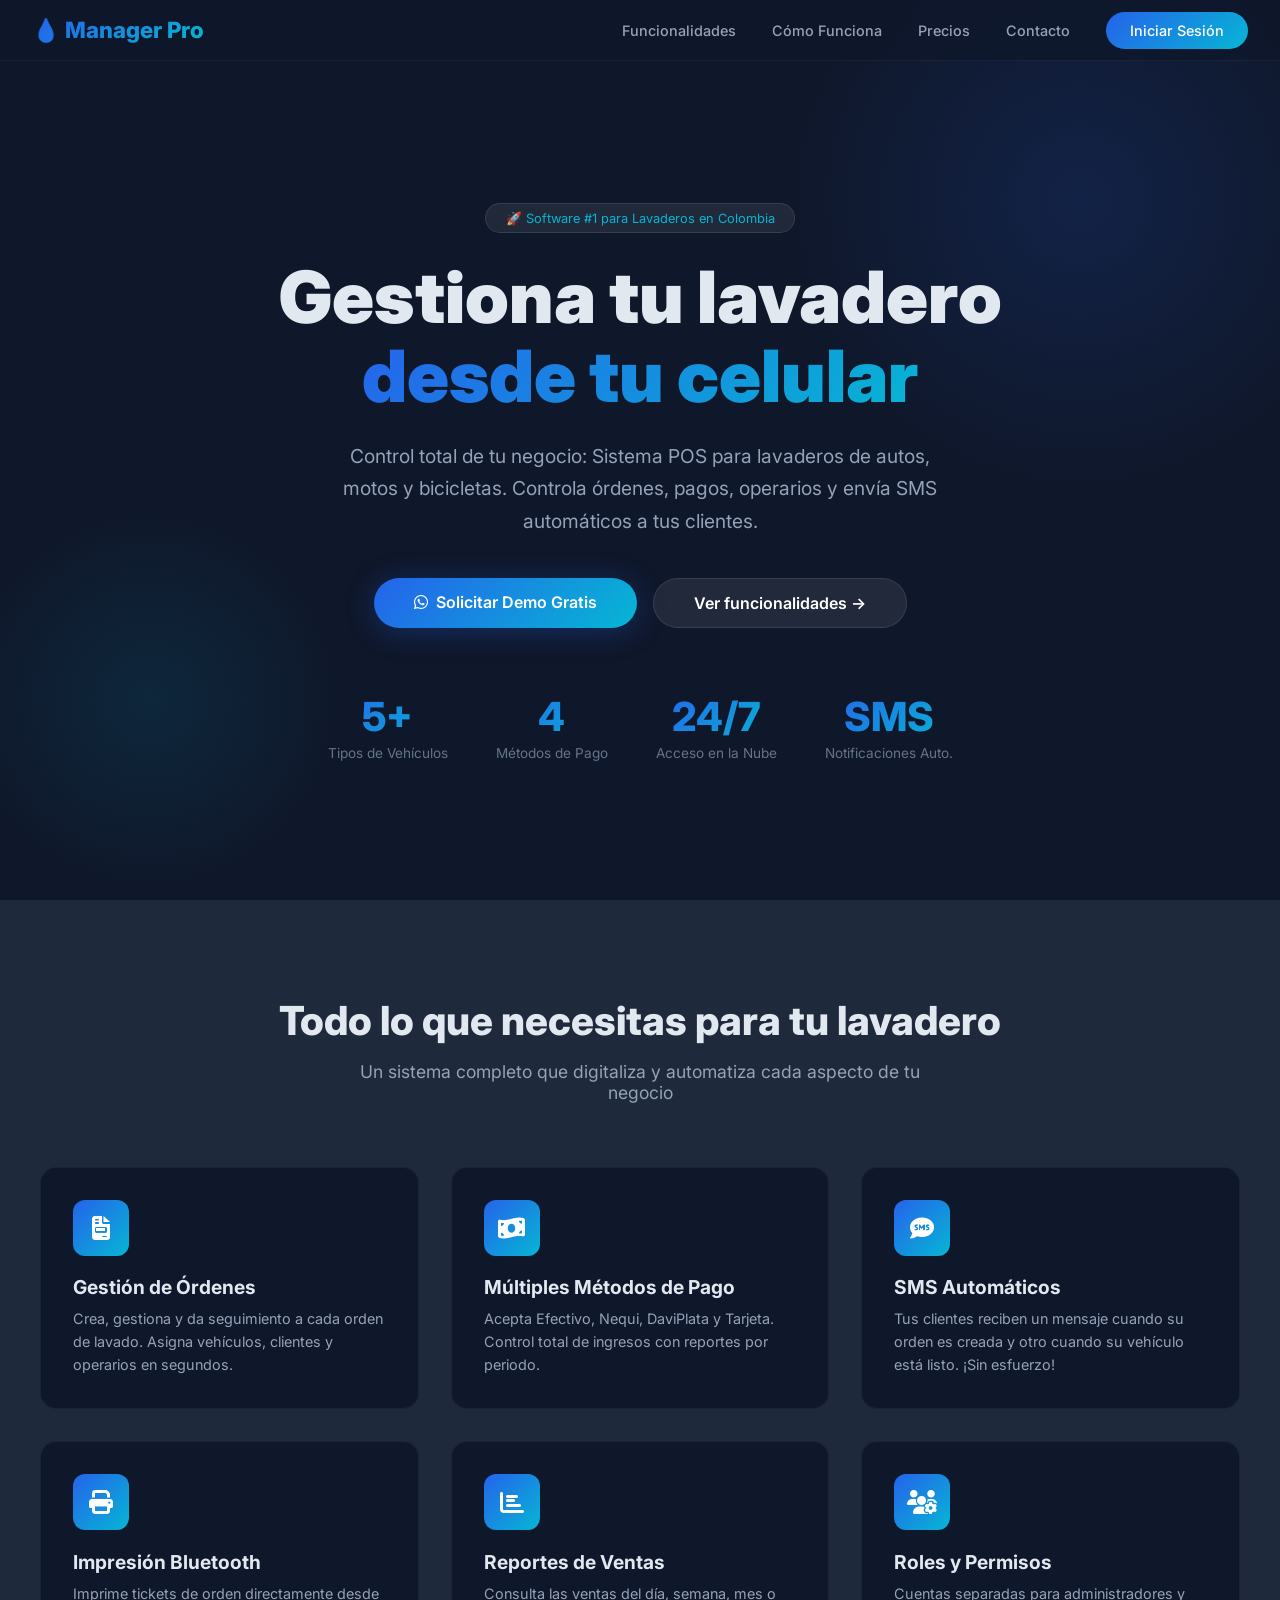
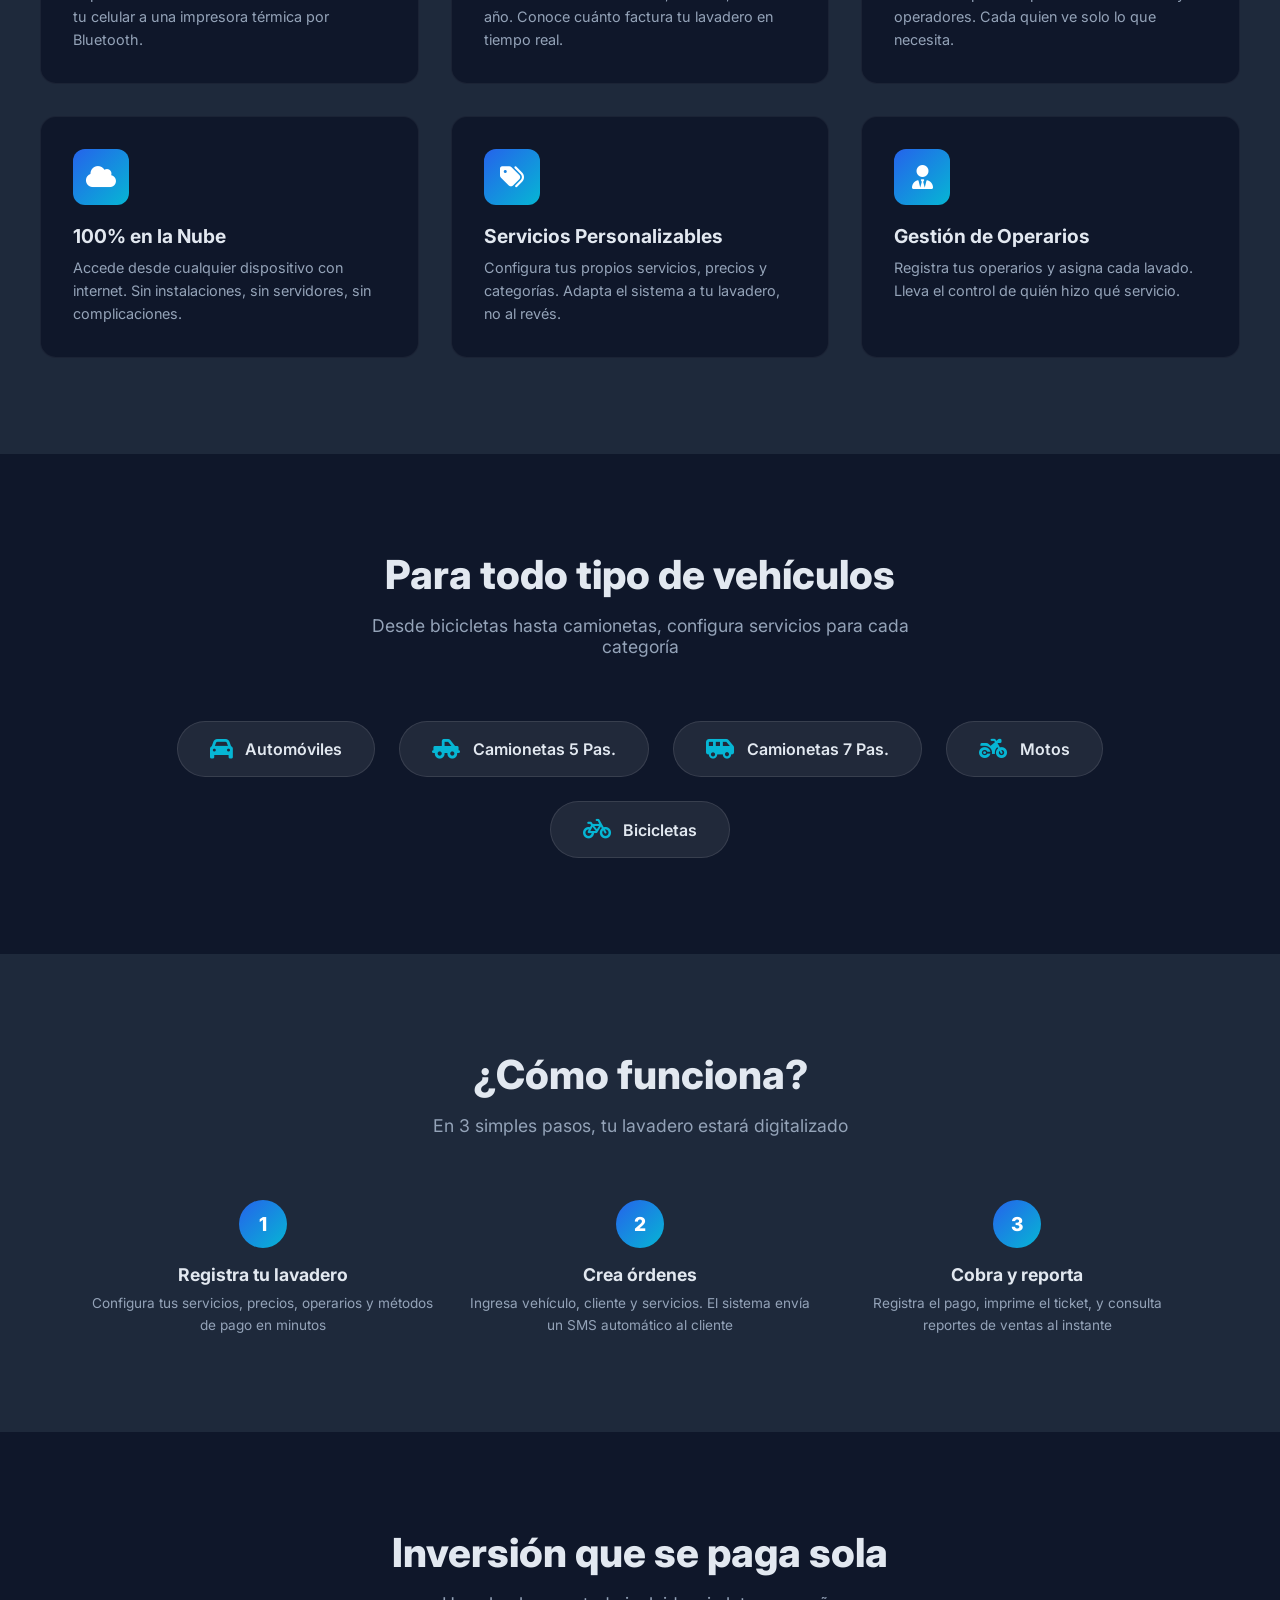
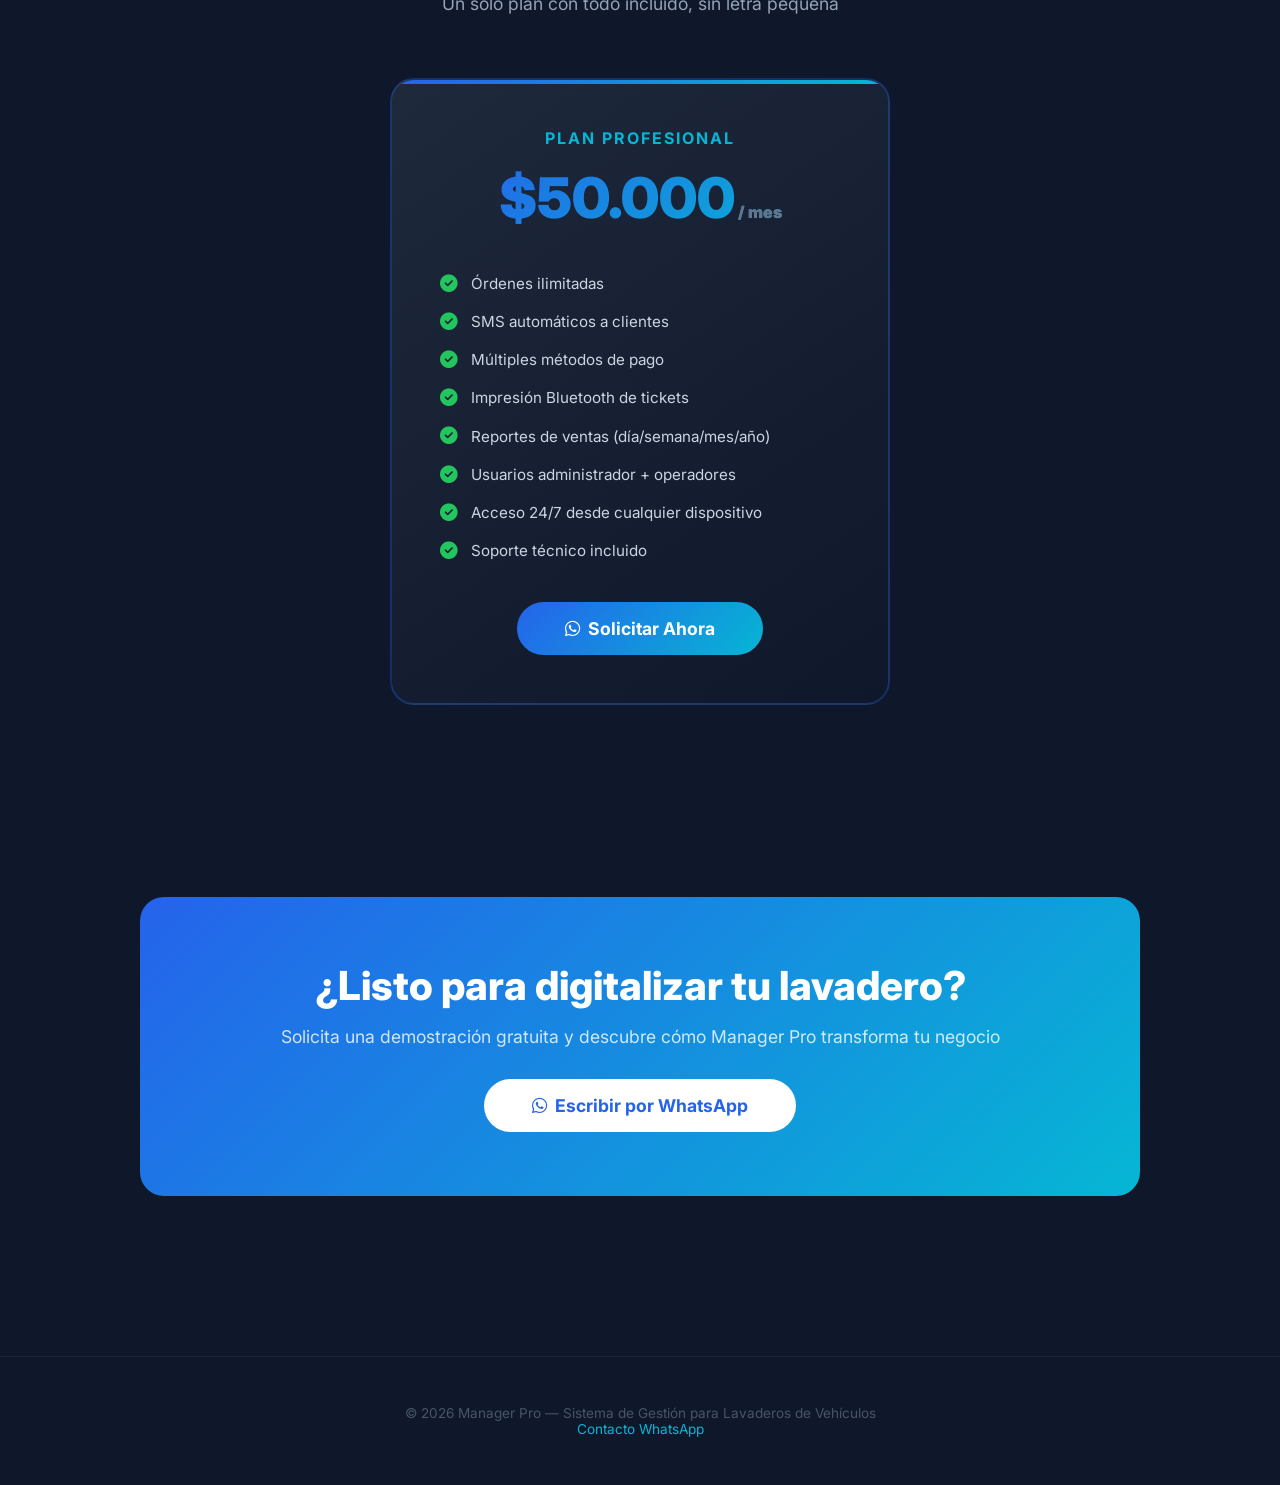
<file: Lavadero_pos/Cliente/templates/Cliente/index.html>
<!DOCTYPE html>
<html lang="es">

<head>
  <meta charset="UTF-8">
  <meta name="viewport" content="width=device-width, initial-scale=1.0">
  <title>Manager Pro - Sistema de Gestión para Lavaderos de Autos</title>
  <meta name="description"
    content="Software profesional para la gestión integral de tu lavadero de autos. Órdenes, pagos, SMS y más.">
  <link rel="preconnect" href="https://fonts.googleapis.com">
  <link rel="preconnect" href="https://fonts.gstatic.com" crossorigin>
  <link href="https://fonts.googleapis.com/css2?family=Inter:wght@300;400;500;600;700;800;900&display=swap"
    rel="stylesheet">
  <link rel="stylesheet" href="https://cdnjs.cloudflare.com/ajax/libs/font-awesome/6.5.1/css/all.min.css">
  <style>
    *,
    *::before,
    *::after {
      margin: 0;
      padding: 0;
      box-sizing: border-box;
    }

    :root {
      --primary: #2563eb;
      --primary-dark: #1d4ed8;
      --accent: #06b6d4;
      --dark: #0f172a;
      --dark2: #1e293b;
      --gray: #64748b;
      --light: #f8fafc;
      --gradient: linear-gradient(135deg, #2563eb 0%, #06b6d4 100%);
      --glass: rgba(255, 255, 255, 0.08);
    }

    html {
      scroll-behavior: smooth;
    }

    body {
      font-family: 'Inter', sans-serif;
      background: var(--dark);
      color: #e2e8f0;
      overflow-x: hidden;
    }

    /* NAVBAR */
    nav {
      position: fixed;
      top: 0;
      width: 100%;
      z-index: 100;
      padding: 1rem 2rem;
      display: flex;
      justify-content: space-between;
      align-items: center;
      backdrop-filter: blur(20px);
      background: rgba(15, 23, 42, .7);
      border-bottom: 1px solid rgba(255, 255, 255, .05);
    }

    .logo {
      font-size: 1.4rem;
      font-weight: 800;
      background: var(--gradient);
      -webkit-background-clip: text;
      -webkit-text-fill-color: transparent;
    }

    .nav-links a {
      color: #94a3b8;
      text-decoration: none;
      margin-left: 2rem;
      font-size: .9rem;
      font-weight: 500;
      transition: .3s;
    }

    .nav-links a:hover {
      color: white;
    }

    .btn-cta {
      background: var(--gradient);
      color: white !important;
      padding: .6rem 1.5rem;
      border-radius: 50px;
      -webkit-text-fill-color: white !important;
    }

    /* HERO */
    .hero {
      min-height: 100vh;
      display: flex;
      align-items: center;
      justify-content: center;
      text-align: center;
      padding: 8rem 2rem 4rem;
      position: relative;
      overflow: hidden;
    }

    .hero::before {
      content: '';
      position: absolute;
      width: 600px;
      height: 600px;
      background: radial-gradient(circle, rgba(37, 99, 235, .15) 0%, transparent 70%);
      top: -100px;
      right: -100px;
    }

    .hero::after {
      content: '';
      position: absolute;
      width: 400px;
      height: 400px;
      background: radial-gradient(circle, rgba(6, 182, 212, .1) 0%, transparent 70%);
      bottom: 0;
      left: -50px;
    }

    .hero-content {
      position: relative;
      z-index: 2;
      max-width: 800px;
    }

    .hero-badge {
      display: inline-block;
      background: var(--glass);
      border: 1px solid rgba(255, 255, 255, .1);
      padding: .4rem 1.2rem;
      border-radius: 50px;
      font-size: .8rem;
      color: var(--accent);
      margin-bottom: 1.5rem;
      backdrop-filter: blur(10px);
    }

    .hero h1 {
      font-size: clamp(2.5rem, 6vw, 4.5rem);
      font-weight: 900;
      line-height: 1.1;
      margin-bottom: 1.5rem;
    }

    .hero h1 .highlight {
      background: var(--gradient);
      -webkit-background-clip: text;
      -webkit-text-fill-color: transparent;
    }

    .hero p {
      font-size: 1.2rem;
      color: #94a3b8;
      max-width: 600px;
      margin: 0 auto 2.5rem;
      line-height: 1.7;
    }

    .hero-buttons {
      display: flex;
      gap: 1rem;
      justify-content: center;
      flex-wrap: wrap;
    }

    .btn-primary-hero {
      background: var(--gradient);
      color: white;
      padding: .9rem 2.5rem;
      border-radius: 50px;
      font-weight: 600;
      text-decoration: none;
      font-size: 1rem;
      transition: .3s;
      box-shadow: 0 4px 30px rgba(37, 99, 235, .3);
    }

    .btn-primary-hero:hover {
      transform: translateY(-2px);
      box-shadow: 0 8px 40px rgba(37, 99, 235, .4);
    }

    .btn-secondary-hero {
      background: var(--glass);
      color: white;
      padding: .9rem 2.5rem;
      border-radius: 50px;
      font-weight: 600;
      text-decoration: none;
      font-size: 1rem;
      border: 1px solid rgba(255, 255, 255, .1);
      transition: .3s;
    }

    /* STATS */
    .stats {
      display: flex;
      gap: 3rem;
      justify-content: center;
      margin-top: 4rem;
      flex-wrap: wrap;
    }

    .stat {
      text-align: center;
    }

    .stat-num {
      font-size: 2.5rem;
      font-weight: 800;
      background: var(--gradient);
      -webkit-background-clip: text;
      -webkit-text-fill-color: transparent;
    }

    .stat-label {
      font-size: .85rem;
      color: #64748b;
      margin-top: .2rem;
    }

    /* SECTION STYLES */
    section {
      padding: 6rem 2rem;
    }

    .section-title {
      text-align: center;
      margin-bottom: 4rem;
    }

    .section-title h2 {
      font-size: 2.5rem;
      font-weight: 800;
      margin-bottom: 1rem;
    }

    .section-title p {
      color: #94a3b8;
      max-width: 600px;
      margin: 0 auto;
      font-size: 1.1rem;
    }

    /* FEATURES */
    .features-bg {
      background: var(--dark2);
    }

    .features-grid {
      display: grid;
      grid-template-columns: repeat(auto-fit, minmax(280px, 1fr));
      gap: 2rem;
      max-width: 1200px;
      margin: 0 auto;
    }

    .feature-card {
      background: var(--dark);
      border: 1px solid rgba(255, 255, 255, .05);
      border-radius: 16px;
      padding: 2rem;
      transition: .3s;
    }

    .feature-card:hover {
      transform: translateY(-4px);
      border-color: rgba(37, 99, 235, .3);
      box-shadow: 0 10px 40px rgba(0, 0, 0, .3);
    }

    .feature-icon {
      width: 56px;
      height: 56px;
      border-radius: 12px;
      background: var(--gradient);
      display: flex;
      align-items: center;
      justify-content: center;
      font-size: 1.5rem;
      color: white;
      margin-bottom: 1.2rem;
    }

    .feature-card h3 {
      font-size: 1.2rem;
      font-weight: 700;
      margin-bottom: .5rem;
    }

    .feature-card p {
      font-size: .9rem;
      color: #94a3b8;
      line-height: 1.6;
    }

    /* VEHICLES */
    .vehicles-row {
      display: flex;
      gap: 1.5rem;
      justify-content: center;
      flex-wrap: wrap;
      max-width: 1000px;
      margin: 0 auto;
    }

    .vehicle-chip {
      background: var(--glass);
      border: 1px solid rgba(255, 255, 255, .1);
      padding: 1rem 2rem;
      border-radius: 60px;
      display: flex;
      align-items: center;
      gap: .8rem;
      font-weight: 600;
      font-size: 1rem;
      transition: .3s;
      cursor: default;
    }

    .vehicle-chip:hover {
      background: rgba(37, 99, 235, .15);
      border-color: rgba(37, 99, 235, .3);
    }

    .vehicle-chip i {
      font-size: 1.4rem;
      color: var(--accent);
    }

    /* HOW IT WORKS */
    .steps {
      display: flex;
      gap: 2rem;
      max-width: 1100px;
      margin: 0 auto;
      flex-wrap: wrap;
      justify-content: center;
    }

    .step {
      flex: 1;
      min-width: 220px;
      text-align: center;
      position: relative;
    }

    .step-num {
      width: 48px;
      height: 48px;
      border-radius: 50%;
      background: var(--gradient);
      display: inline-flex;
      align-items: center;
      justify-content: center;
      font-size: 1.2rem;
      font-weight: 800;
      color: white;
      margin-bottom: 1rem;
    }

    .step h3 {
      font-size: 1.1rem;
      font-weight: 700;
      margin-bottom: .5rem;
    }

    .step p {
      font-size: .85rem;
      color: #94a3b8;
      line-height: 1.6;
    }

    /* PRICING */
    .pricing-card {
      max-width: 500px;
      margin: 0 auto;
      background: linear-gradient(145deg, var(--dark2), var(--dark));
      border: 2px solid rgba(37, 99, 235, .3);
      border-radius: 24px;
      padding: 3rem;
      text-align: center;
      position: relative;
      overflow: hidden;
    }

    .pricing-card::before {
      content: '';
      position: absolute;
      top: 0;
      left: 0;
      right: 0;
      height: 4px;
      background: var(--gradient);
    }

    .price {
      font-size: 3.5rem;
      font-weight: 900;
      background: var(--gradient);
      -webkit-background-clip: text;
      -webkit-text-fill-color: transparent;
      margin: 1rem 0;
    }

    .price-period {
      font-size: 1rem;
      color: #64748b;
      -webkit-text-fill-color: #64748b;
    }

    .pricing-features {
      list-style: none;
      text-align: left;
      margin: 2rem 0;
    }

    .pricing-features li {
      padding: .6rem 0;
      color: #cbd5e1;
      font-size: .95rem;
      display: flex;
      align-items: center;
      gap: .8rem;
    }

    .pricing-features li i {
      color: #22c55e;
      font-size: 1.1rem;
    }

    .btn-pricing {
      display: inline-block;
      background: var(--gradient);
      color: white;
      padding: 1rem 3rem;
      border-radius: 50px;
      font-weight: 700;
      text-decoration: none;
      font-size: 1.1rem;
      transition: .3s;
    }

    /* CTA */
    .cta-section {
      background: var(--gradient);
      text-align: center;
      border-radius: 24px;
      max-width: 1000px;
      margin: 0 auto 4rem;
      padding: 4rem 2rem;
    }

    .cta-section h2 {
      font-size: 2.5rem;
      font-weight: 800;
      color: white;
      margin-bottom: 1rem;
    }

    .cta-section p {
      color: rgba(255, 255, 255, .8);
      font-size: 1.1rem;
      margin-bottom: 2rem;
    }

    .btn-cta-white {
      background: white;
      color: var(--primary);
      padding: 1rem 3rem;
      border-radius: 50px;
      font-weight: 700;
      text-decoration: none;
      font-size: 1.1rem;
      transition: .3s;
      display: inline-block;
    }

    /* FOOTER */
    footer {
      padding: 3rem 2rem;
      text-align: center;
      color: #475569;
      font-size: .85rem;
      border-top: 1px solid rgba(255, 255, 255, .05);
    }

    footer a {
      color: var(--accent);
      text-decoration: none;
    }

    /* ANIMATIONS */
    .fade-in {
      opacity: 0;
      transform: translateY(30px);
      transition: opacity .8s ease, transform .8s ease;
    }

    .fade-in.visible {
      opacity: 1;
      transform: translateY(0);
    }

    @media(max-width:768px) {
      .hide-mobile {
        display: none;
      }

      .stats {
        gap: 1.5rem;
      }

      .stat-num {
        font-size: 1.8rem;
      }
    }
  </style>
</head>

<body>

  <!-- NAVBAR -->
  <nav>
    <div class="logo">💧 Manager Pro</div>
    <div class="nav-links">
      <a href="#features" class="hide-mobile">Funcionalidades</a>
      <a href="#como-funciona" class="hide-mobile">Cómo Funciona</a>
      <a href="#precios" class="hide-mobile">Precios</a>
      <a href="#contacto" class="hide-mobile">Contacto</a>
      <a href="{% url 'login' %}" class="btn-cta">Iniciar Sesión</a>
    </div>
  </nav>

  <!-- HERO -->
  <section class="hero">
    <div class="hero-content fade-in">
      <span class="hero-badge">🚀 Software #1 para Lavaderos en Colombia</span>
      <h1>Gestiona tu lavadero <span class="highlight">desde tu celular</span></h1>
      <p>Control total de tu negocio: Sistema POS para lavaderos de autos, motos y bicicletas. Controla
        órdenes, pagos, operarios y envía
        SMS automáticos a tus clientes.</p>
      <div class="hero-buttons">
        <a href="https://wa.me/573197918173?text=Hola%2C%20quiero%20información%20sobre%20LAVADERO%20POS"
          class="btn-primary-hero"><i class="fab fa-whatsapp"></i> &nbsp;Solicitar Demo Gratis</a>
        <a href="#features" class="btn-secondary-hero">Ver funcionalidades →</a>
      </div>
      <div class="stats">
        <div class="stat">
          <div class="stat-num">5+</div>
          <div class="stat-label">Tipos de Vehículos</div>
        </div>
        <div class="stat">
          <div class="stat-num">4</div>
          <div class="stat-label">Métodos de Pago</div>
        </div>
        <div class="stat">
          <div class="stat-num">24/7</div>
          <div class="stat-label">Acceso en la Nube</div>
        </div>
        <div class="stat">
          <div class="stat-num">SMS</div>
          <div class="stat-label">Notificaciones Auto.</div>
        </div>
      </div>
    </div>
  </section>

  <!-- FEATURES -->
  <section id="features" class="features-bg">
    <div class="section-title fade-in">
      <h2>Todo lo que necesitas para tu lavadero</h2>
      <p>Un sistema completo que digitaliza y automatiza cada aspecto de tu negocio</p>
    </div>
    <div class="features-grid">
      <div class="feature-card fade-in">
        <div class="feature-icon"><i class="fas fa-file-invoice"></i></div>
        <h3>Gestión de Órdenes</h3>
        <p>Crea, gestiona y da seguimiento a cada orden de lavado. Asigna vehículos, clientes y operarios en segundos.
        </p>
      </div>
      <div class="feature-card fade-in">
        <div class="feature-icon"><i class="fas fa-money-bill-wave"></i></div>
        <h3>Múltiples Métodos de Pago</h3>
        <p>Acepta Efectivo, Nequi, DaviPlata y Tarjeta. Control total de ingresos con reportes por periodo.</p>
      </div>
      <div class="feature-card fade-in">
        <div class="feature-icon"><i class="fas fa-sms"></i></div>
        <h3>SMS Automáticos</h3>
        <p>Tus clientes reciben un mensaje cuando su orden es creada y otro cuando su vehículo está listo. ¡Sin
          esfuerzo!</p>
      </div>
      <div class="feature-card fade-in">
        <div class="feature-icon"><i class="fas fa-print"></i></div>
        <h3>Impresión Bluetooth</h3>
        <p>Imprime tickets de orden directamente desde tu celular a una impresora térmica por Bluetooth.</p>
      </div>
      <div class="feature-card fade-in">
        <div class="feature-icon"><i class="fas fa-chart-bar"></i></div>
        <h3>Reportes de Ventas</h3>
        <p>Consulta las ventas del día, semana, mes o año. Conoce cuánto factura tu lavadero en tiempo real.</p>
      </div>
      <div class="feature-card fade-in">
        <div class="feature-icon"><i class="fas fa-users-cog"></i></div>
        <h3>Roles y Permisos</h3>
        <p>Cuentas separadas para administradores y operadores. Cada quien ve solo lo que necesita.</p>
      </div>
      <div class="feature-card fade-in">
        <div class="feature-icon"><i class="fas fa-cloud"></i></div>
        <h3>100% en la Nube</h3>
        <p>Accede desde cualquier dispositivo con internet. Sin instalaciones, sin servidores, sin complicaciones.</p>
      </div>
      <div class="feature-card fade-in">
        <div class="feature-icon"><i class="fas fa-tags"></i></div>
        <h3>Servicios Personalizables</h3>
        <p>Configura tus propios servicios, precios y categorías. Adapta el sistema a tu lavadero, no al revés.</p>
      </div>
      <div class="feature-card fade-in">
        <div class="feature-icon"><i class="fas fa-user-tie"></i></div>
        <h3>Gestión de Operarios</h3>
        <p>Registra tus operarios y asigna cada lavado. Lleva el control de quién hizo qué servicio.</p>
      </div>
    </div>
  </section>

  <!-- VEHICLES -->
  <section>
    <div class="section-title fade-in">
      <h2>Para todo tipo de vehículos</h2>
      <p>Desde bicicletas hasta camionetas, configura servicios para cada categoría</p>
    </div>
    <div class="vehicles-row fade-in">
      <div class="vehicle-chip"><i class="fas fa-car"></i> Automóviles</div>
      <div class="vehicle-chip"><i class="fas fa-truck-pickup"></i> Camionetas 5 Pas.</div>
      <div class="vehicle-chip"><i class="fas fa-shuttle-van"></i> Camionetas 7 Pas.</div>
      <div class="vehicle-chip"><i class="fas fa-motorcycle"></i> Motos</div>
      <div class="vehicle-chip"><i class="fas fa-bicycle"></i> Bicicletas</div>
    </div>
  </section>

  <!-- HOW IT WORKS -->
  <section id="como-funciona" class="features-bg">
    <div class="section-title fade-in">
      <h2>¿Cómo funciona?</h2>
      <p>En 3 simples pasos, tu lavadero estará digitalizado</p>
    </div>
    <div class="steps fade-in">
      <div class="step">
        <div class="step-num">1</div>
        <h3>Registra tu lavadero</h3>
        <p>Configura tus servicios, precios, operarios y métodos de pago en minutos</p>
      </div>
      <div class="step">
        <div class="step-num">2</div>
        <h3>Crea órdenes</h3>
        <p>Ingresa vehículo, cliente y servicios. El sistema envía un SMS automático al cliente</p>
      </div>
      <div class="step">
        <div class="step-num">3</div>
        <h3>Cobra y reporta</h3>
        <p>Registra el pago, imprime el ticket, y consulta reportes de ventas al instante</p>
      </div>
    </div>
  </section>

  <!-- PRICING -->
  <section id="precios">
    <div class="section-title fade-in">
      <h2>Inversión que se paga sola</h2>
      <p>Un solo plan con todo incluido, sin letra pequeña</p>
    </div>
    <div class="pricing-card fade-in">
      <h3 style="color:var(--accent);font-size:1rem;text-transform:uppercase;letter-spacing:2px;">Plan Profesional</h3>
      <div class="price">$50.000<span class="price-period"> / mes</span></div>
      <ul class="pricing-features">
        <li><i class="fas fa-check-circle"></i> Órdenes ilimitadas</li>
        <li><i class="fas fa-check-circle"></i> SMS automáticos a clientes</li>
        <li><i class="fas fa-check-circle"></i> Múltiples métodos de pago</li>
        <li><i class="fas fa-check-circle"></i> Impresión Bluetooth de tickets</li>
        <li><i class="fas fa-check-circle"></i> Reportes de ventas (día/semana/mes/año)</li>
        <li><i class="fas fa-check-circle"></i> Usuarios administrador + operadores</li>
        <li><i class="fas fa-check-circle"></i> Acceso 24/7 desde cualquier dispositivo</li>
        <li><i class="fas fa-check-circle"></i> Soporte técnico incluido</li>
      </ul>
      <a href="https://wa.me/573197918173?text=Hola%2C%20quiero%20contratar%20LAVADERO%20POS" class="btn-pricing"><i
          class="fab fa-whatsapp"></i> &nbsp;Solicitar Ahora</a>
    </div>
  </section>

  <!-- CTA -->
  <section id="contacto">
    <div class="cta-section fade-in">
      <h2>¿Listo para digitalizar tu lavadero?</h2>
      <p>Solicita una demostración gratuita y descubre cómo Manager Pro transforma tu negocio</p>
      <a href="https://wa.me/573197918173?text=Hola%2C%20quiero%20una%20demo%20gratuita%20de%20LAVADERO%20POS"
        class="btn-cta-white"><i class="fab fa-whatsapp"></i> &nbsp;Escribir por WhatsApp</a>
    </div>
  </section>

  <footer>
    <p>© 2026 Manager Pro — Sistema de Gestión para Lavaderos de Vehículos<br>
      <a href="https://wa.me/573197918173">Contacto WhatsApp</a>
    </p>
  </footer>

  <script>
    // Intersection Observer for fade-in
    const obs = new IntersectionObserver((entries) => {
      entries.forEach(e => { if (e.isIntersecting) { e.target.classList.add('visible'); obs.unobserve(e.target); } });
    }, { threshold: 0.15 });
    document.querySelectorAll('.fade-in').forEach(el => obs.observe(el));
  </script>
</body>

</html>
</file>
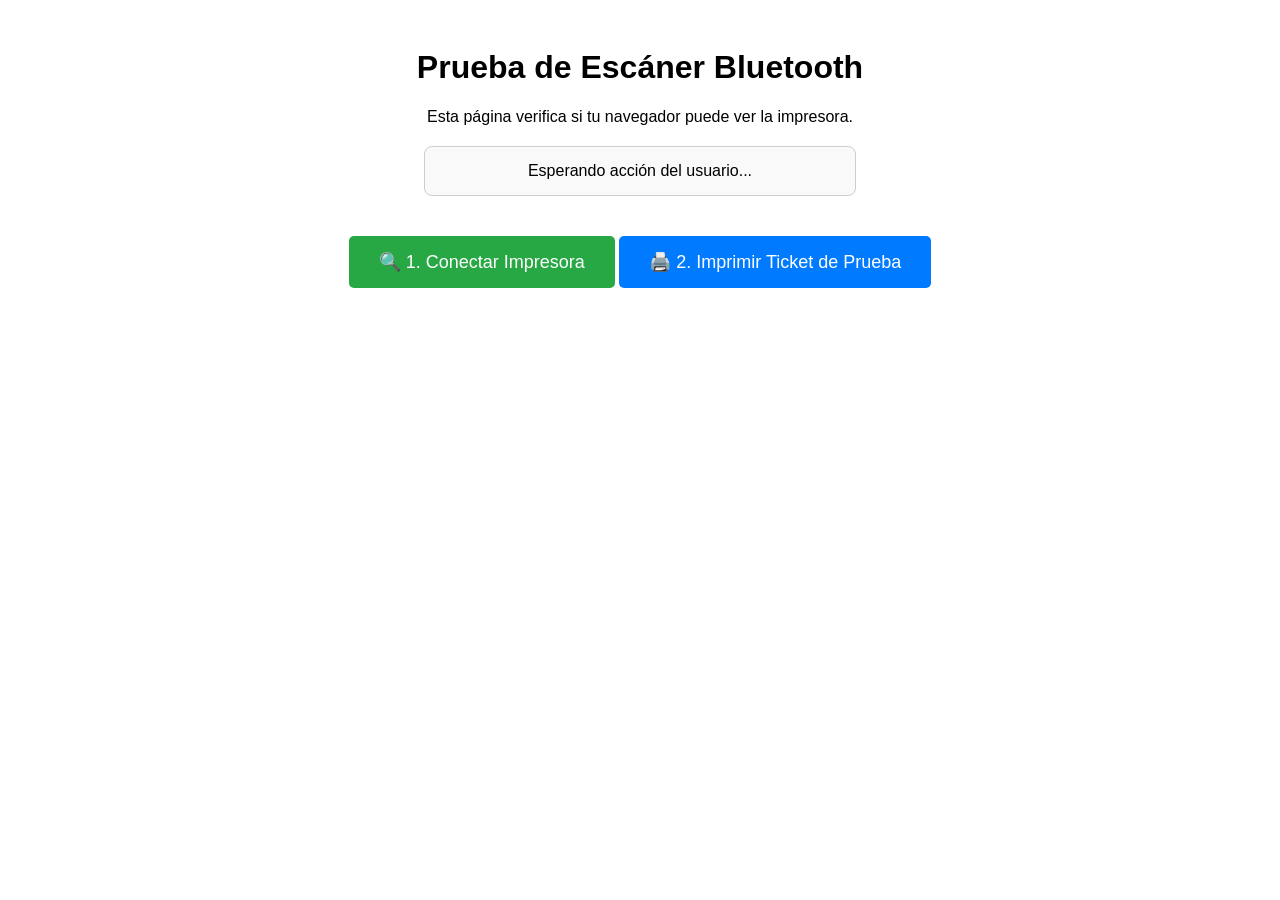
<file: Lavadero_pos/Cliente/templates/Cliente/impresion_test_ble.html>
<!DOCTYPE html>
<html lang="es">

<head>
    <meta charset="UTF-8">
    <meta name="viewport" content="width=device-width, initial-scale=1.0">
    <title>Prueba de Conexión BLE</title>
    <style>
        body {
            font-family: sans-serif;
            padding: 20px;
            text-align: center;
        }

        .status-box {
            margin: 20px auto;
            padding: 15px;
            border: 1px solid #ccc;
            border-radius: 8px;
            background: #f9f9f9;
            max-width: 400px;
        }

        button {
            background-color: #28a745;
            color: white;
            border: none;
            padding: 15px 30px;
            font-size: 18px;
            border-radius: 5px;
            cursor: pointer;
            margin-top: 20px;
        }

        button:disabled {
            background-color: #ccc;
        }

        .success {
            color: green;
            font-weight: bold;
        }

        .error {
            color: red;
        }
    </style>
</head>

<body>
    <h1>Prueba de Escáner Bluetooth</h1>
    <p>Esta página verifica si tu navegador puede ver la impresora.</p>

    <div class="status-box" id="console">
        Esperando acción del usuario...
    </div>

    <button id="scanBtn" onclick="testConnection()">🔍 1. Conectar Impresora</button>
    <button id="printBtn" onclick="printTest()" disabled style="background-color: #007bff;">🖨️ 2. Imprimir Ticket de
        Prueba</button>

    <script>
        let connectedDevice = null;
        let printCharacteristic = null;

        async function testConnection() {
            const consoleDiv = document.getElementById('console');
            const btn = document.getElementById('scanBtn');
            const printBtn = document.getElementById('printBtn');

            try {
                if (!navigator.bluetooth) {
                    throw new Error("❌ Web Bluetooth no soportado. Asegúrate de usar Chrome en Android y estar en HTTPS.");
                }

                btn.disabled = true;
                consoleDiv.innerHTML = "Buscando dispositivos...<br><small>Selecciona tu impresora BLE.</small>";

                connectedDevice = await navigator.bluetooth.requestDevice({
                    acceptAllDevices: true,
                    optionalServices: ['000018f0-0000-1000-8000-00805f9b34fb']
                });

                consoleDiv.innerHTML = "Conectando al servidor GATT...";
                const server = await connectedDevice.gatt.connect();

                consoleDiv.innerHTML = "Buscando servicio de impresión...";
                const service = await server.getPrimaryService('000018f0-0000-1000-8000-00805f9b34fb');

                consoleDiv.innerHTML = "Buscando característica de escritura...";
                printCharacteristic = await service.getCharacteristic('00002af1-0000-1000-8000-00805f9b34fb');

                consoleDiv.innerHTML = `
                    <div class="success">✅ ¡Conectado a ${connectedDevice.name || 'Impresora'}!</div>
                    <br>Ya puedes intentar imprimir el ticket de prueba.
                `;
                printBtn.disabled = false;

            } catch (error) {
                consoleDiv.innerHTML = `<div class="error">⚠️ Error:</div> ${error.message}`;
                btn.disabled = false;
            }
        }

        async function printTest() {
            const consoleDiv = document.getElementById('console');
            if (!printCharacteristic) return;

            try {
                consoleDiv.innerHTML = "Enviando datos a la impresora...";

                // Texto de prueba con algunos comandos ESC/POS básicos (opcional)
                const encoder = new TextEncoder();
                const text = "\n" +
                    "      EMOTORS POS      \n" +
                    "-----------------------\n" +
                    "   PRUEBA DE IMPRESION  \n" +
                    "  ¡Conexion exitosa!   \n" +
                    "-----------------------\n" +
                    "\n\n\n";

                const data = encoder.encode(text);
                await printCharacteristic.writeValue(data);

                consoleDiv.innerHTML += `<br><div class="success">✅ ¡Ticket enviado con éxito!</div>`;
            } catch (error) {
                consoleDiv.innerHTML = `<div class="error">⚠️ Error al imprimir:</div> ${error.message}`;
            }
        }
    </script>
</body>

</html>
</file>
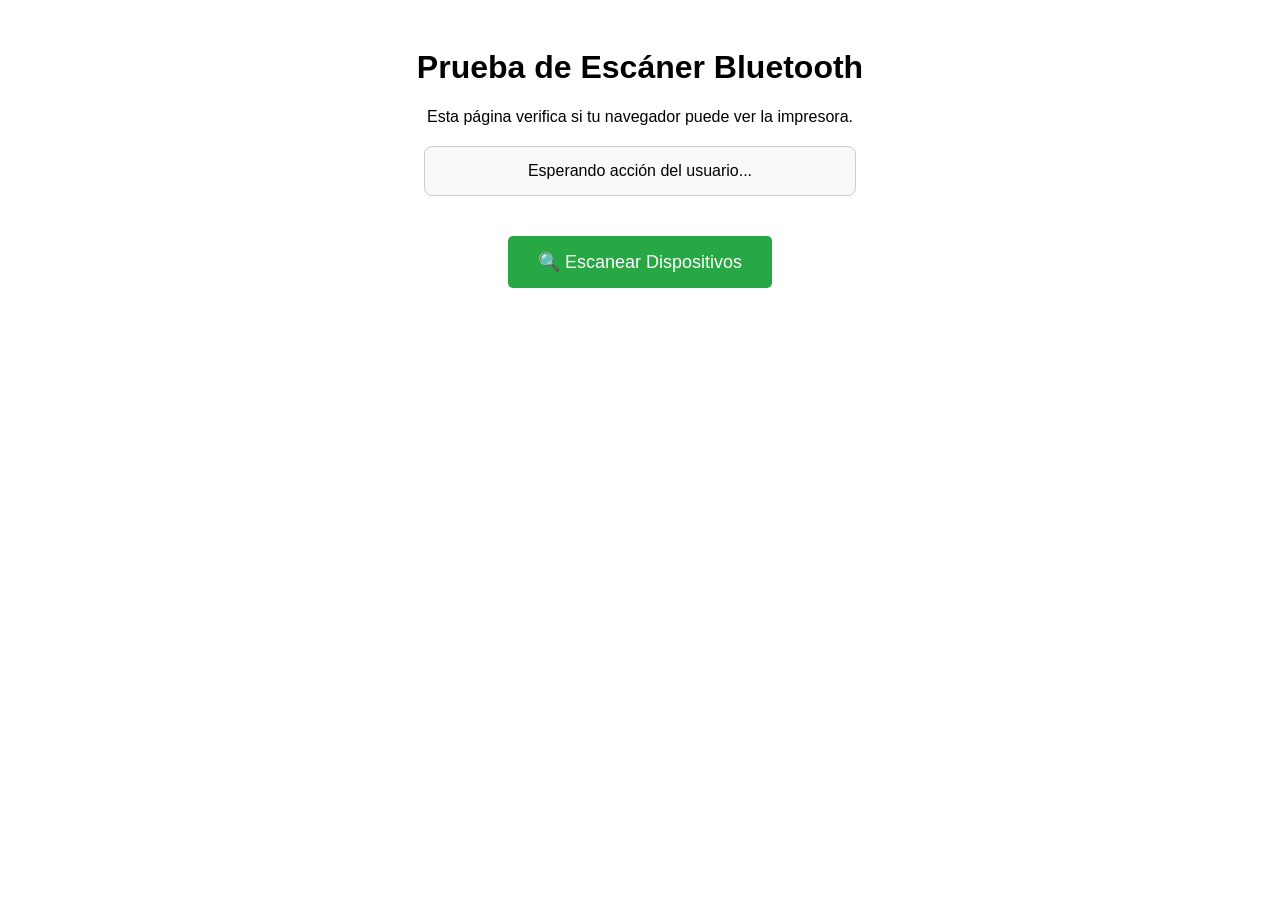
<file: Lavadero_pos/Servidor/templates/aplicacion_pos/impresion_test_ble.html>
<!DOCTYPE html>
<html lang="es">

<head>
    <meta charset="UTF-8">
    <meta name="viewport" content="width=device-width, initial-scale=1.0">
    <title>Prueba de Conexión BLE</title>
    <style>
        body {
            font-family: sans-serif;
            padding: 20px;
            text-align: center;
        }

        .status-box {
            margin: 20px auto;
            padding: 15px;
            border: 1px solid #ccc;
            border-radius: 8px;
            background: #f9f9f9;
            max-width: 400px;
        }

        button {
            background-color: #28a745;
            color: white;
            border: none;
            padding: 15px 30px;
            font-size: 18px;
            border-radius: 5px;
            cursor: pointer;
            margin-top: 20px;
        }

        button:disabled {
            background-color: #ccc;
        }

        .success {
            color: green;
            font-weight: bold;
        }

        .error {
            color: red;
        }
    </style>
</head>

<body>
    <h1>Prueba de Escáner Bluetooth</h1>
    <p>Esta página verifica si tu navegador puede ver la impresora.</p>

    <div class="status-box" id="console">
        Esperando acción del usuario...
    </div>

    <button id="scanBtn" onclick="testConnection()">🔍 Escanear Dispositivos</button>

    <script>
        async function testConnection() {
            const consoleDiv = document.getElementById('console');
            const btn = document.getElementById('scanBtn');

            try {
                if (!navigator.bluetooth) {
                    throw new Error("❌ Web Bluetooth no soportado. Asegúrate de usar Chrome en Android y estar en HTTPS (o activar flags).");
                }

                btn.disabled = true;
                consoleDiv.innerHTML = "Buscando dispositivos...<br><small>Por favor selecciona tu impresora en la ventana emergente.</small>";

                // Intentar escanear TODO para ver si aparece ALGO
                const device = await navigator.bluetooth.requestDevice({
                    acceptAllDevices: true,
                    optionalServices: ['000018f0-0000-1000-8000-00805f9b34fb'] // Servicio de impresión común
                });

                consoleDiv.innerHTML = `
                    <div class="success">✅ ¡Dispositivo Encontrado!</div>
                    <br>
                    <strong>Nombre:</strong> ${device.name || 'Desconocido'}<br>
                    <strong>ID:</strong> ${device.id}<br>
                    <br>
                    Esto confirma que la impresora es accesible desde la web.
                `;

            } catch (error) {
                consoleDiv.innerHTML = `<div class="error">⚠️ Resultado:</div> ${error.message}`;
            } finally {
                btn.disabled = false;
            }
        }
    </script>
</body>

</html>
</file>
